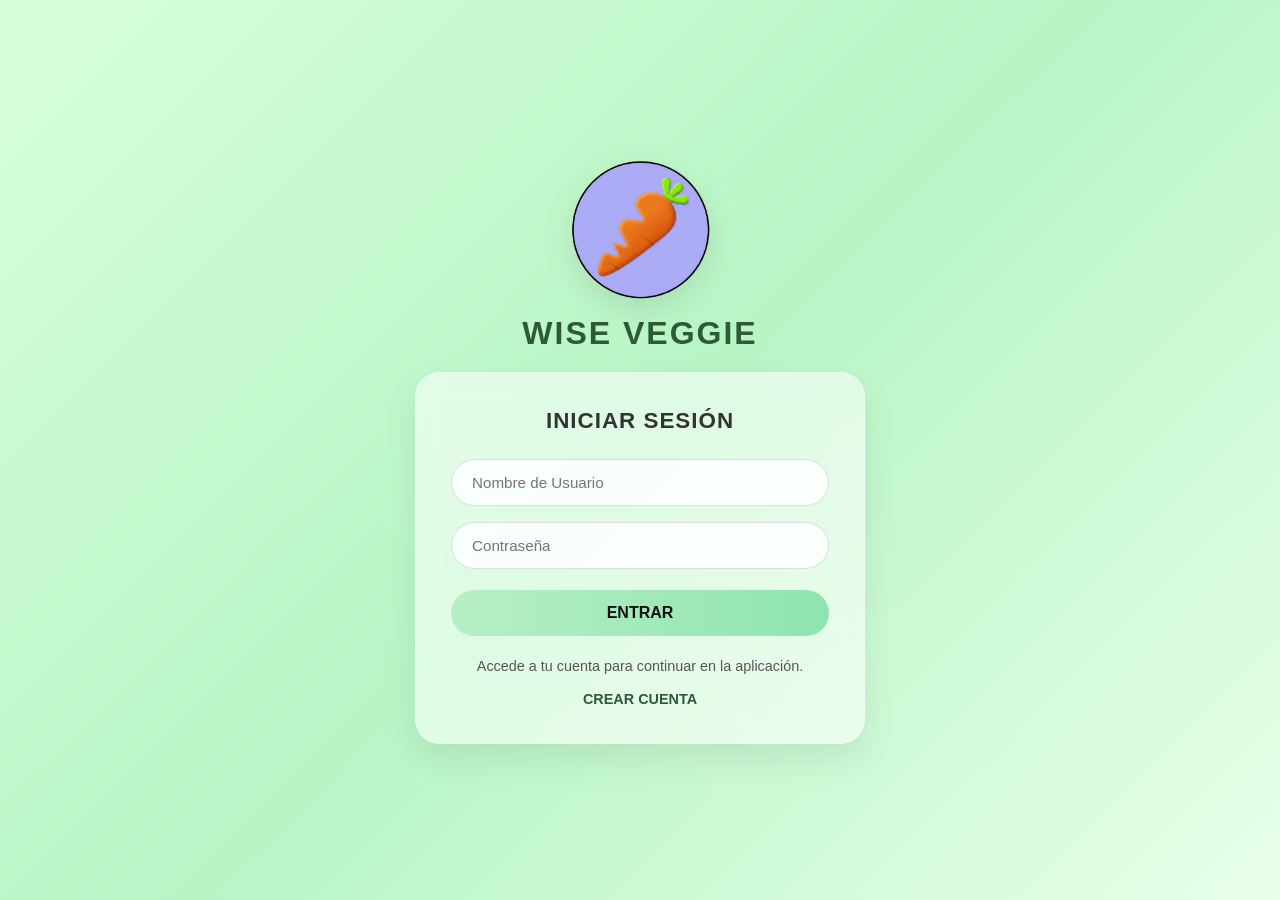
<file: index.html>
<!DOCTYPE html>
<html lang="es">
<head>
  <meta charset="UTF-8">
  <meta name="viewport" content="width=device-width, initial-scale=1.0">
  <title>Wise Veggie - Iniciar Sesión</title>
  <link rel="stylesheet" href="style.css">
</head>
<body>

  <div class="background-overlay"></div>

  <main class="container">
    <section class="logo-box">
      <img src="logoWV.png" alt="Logo Wise Veggie" class="logo">
      <h1>WISE VEGGIE</h1>
    </section>

    <section class="login-card">
      <h2>INICIAR SESIÓN</h2>

      <form action="bienvenida.html">
        <input type="text" placeholder="Nombre de Usuario" required>
        <input type="password" placeholder="Contraseña" required>
        <button type="submit">ENTRAR</button>
      </form>

      <p class="extra-text">
        Accede a tu cuenta para continuar en la aplicación.
      </p>

      <a href="registro.html" class="link-create">CREAR CUENTA</a>
    </section>
  </main>

</body>
</html>
</file>
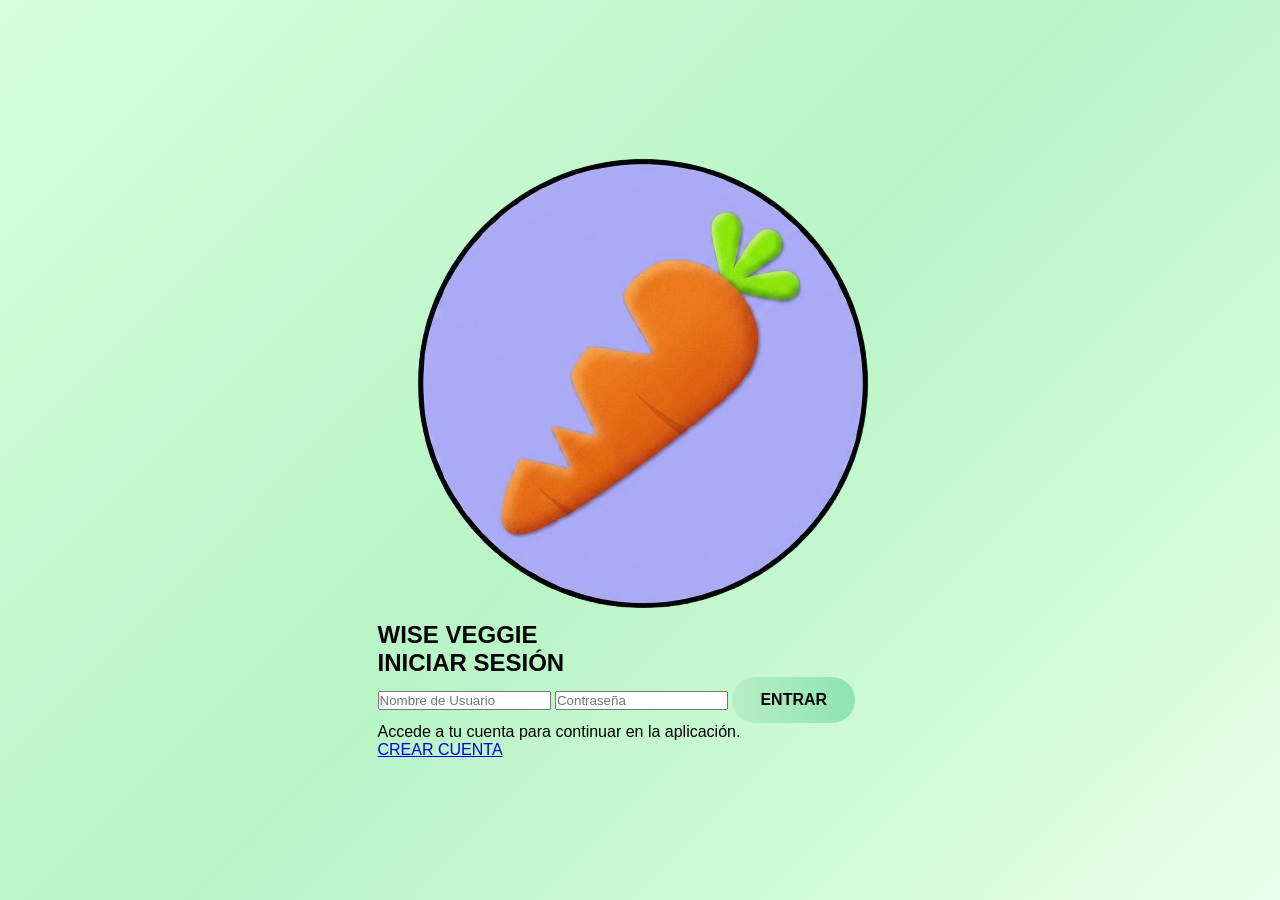
<file: tester/index.html>
<!-- index.html -->
<!DOCTYPE html>
<html lang="es">
<head>
  <meta charset="UTF-8">
  <meta name="viewport" content="width=device-width, initial-scale=1.0">
  <title>Wise Veggie - Iniciar Sesión</title>
  <link rel="stylesheet" href="style.css">
</head>
<body>


  <div class="background-overlay"></div>

  <main class="container">

    <!-- LOGO -->
    <section class="logo-box">
      <!-- Reemplaza src por tu imagen -->
      <img src="logoWV.png" alt="Logo Wise Veggie" class="logo">
      <h1>WISE VEGGIE</h1>
    </section>

    <!-- FORMULARIO -->
    <section class="login-card">
      <h2>INICIAR SESIÓN</h2>

      <form action="bienvenida.html">
        <input type="text" placeholder="Nombre de Usuario" required>
        <input type="password" placeholder="Contraseña" required>

        <button type="submit">ENTRAR</button>
      </form>

      <p class="extra-text">
        Accede a tu cuenta para continuar en la aplicación.
      </p>

      <a href="Login.html" class="link-create">CREAR CUENTA</a>
    </section>

  </main>

</body>
</html>
</file>
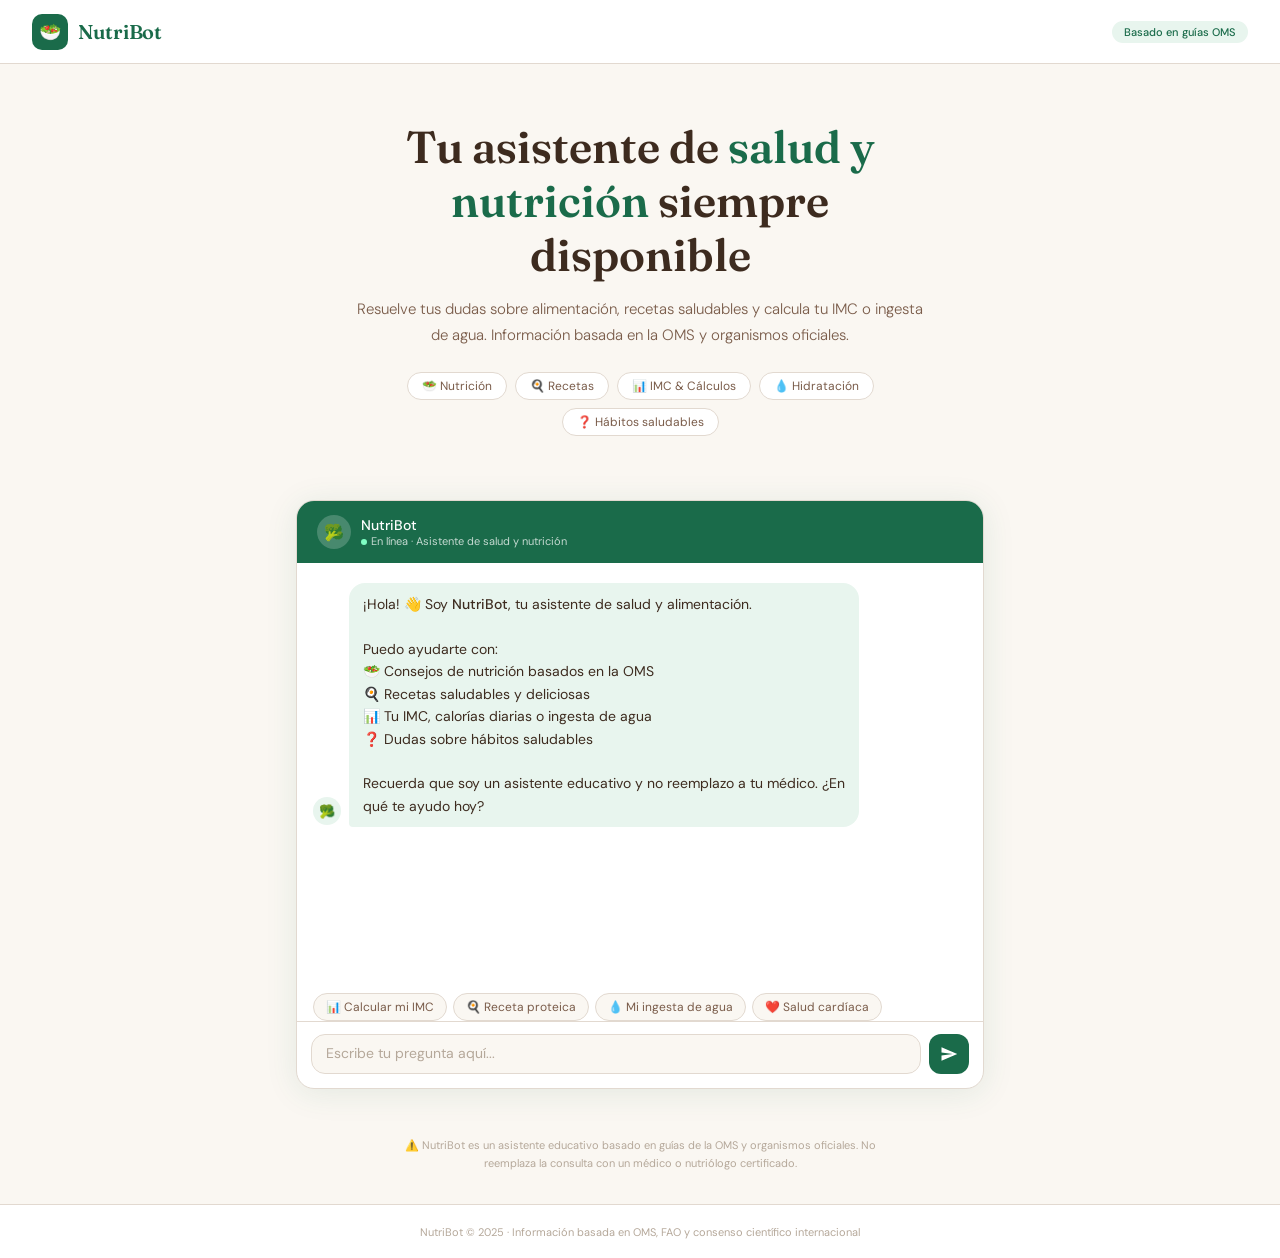
<file: chat.html>
<!DOCTYPE html>
<html lang="es">
<head>
<meta charset="UTF-8">
<meta name="viewport" content="width=device-width, initial-scale=1.0">
<title>NutriBot — Tu Asistente de Salud y Nutrición</title>
<link href="https://fonts.googleapis.com/css2?family=Fraunces:wght@400;600&family=DM+Sans:wght@300;400;500&display=swap" rel="stylesheet">
<style>
  :root {
    --verde: #1a6b4a;
    --verde-claro: #e8f5ee;
    --verde-medio: #2d9166;
    --crema: #faf7f2;
    --cafe: #3d2b1f;
    --cafe-claro: #7a5c4a;
    --borde: #e2d9d0;
    --blanco: #ffffff;
    --sombra: rgba(26,107,74,0.10);
    --radio: 18px;
    --radio-sm: 10px;
  }
  *, *::before, *::after { box-sizing: border-box; margin: 0; padding: 0; }

  body {
    font-family: 'DM Sans', sans-serif;
    background: var(--crema);
    color: var(--cafe);
    min-height: 100vh;
    display: flex;
    flex-direction: column;
  }

  header {
    background: var(--blanco);
    border-bottom: 1px solid var(--borde);
    padding: 0 2rem;
    height: 64px;
    display: flex;
    align-items: center;
    justify-content: space-between;
    position: sticky;
    top: 0;
    z-index: 100;
  }
  .logo { display: flex; align-items: center; gap: 10px; }
  .logo-icon {
    width: 36px; height: 36px;
    background: var(--verde);
    border-radius: 10px;
    display: flex; align-items: center; justify-content: center;
    font-size: 18px;
  }
  .logo-text {
    font-family: 'Fraunces', serif;
    font-size: 20px; font-weight: 600;
    color: var(--verde); letter-spacing: -0.3px;
  }
  .header-badge {
    font-size: 11px;
    background: var(--verde-claro);
    color: var(--verde);
    padding: 4px 12px; border-radius: 20px; font-weight: 500;
  }

  .hero {
    padding: 3.5rem 2rem 2rem;
    text-align: center;
    max-width: 640px;
    margin: 0 auto;
  }
  .hero h1 {
    font-family: 'Fraunces', serif;
    font-size: clamp(2rem, 5vw, 2.8rem);
    font-weight: 600; color: var(--cafe);
    line-height: 1.2; margin-bottom: 1rem;
  }
  .hero h1 span { color: var(--verde); }
  .hero p {
    font-size: 15px; color: var(--cafe-claro);
    line-height: 1.7; margin-bottom: 1.5rem; font-weight: 300;
  }
  .chips { display: flex; flex-wrap: wrap; gap: 8px; justify-content: center; margin-bottom: 2rem; }
  .chip {
    font-size: 12px; padding: 5px 14px;
    border-radius: 20px; border: 1px solid var(--borde);
    color: var(--cafe-claro); background: var(--blanco);
  }

  .chat-wrap { max-width: 720px; margin: 0 auto 3rem; width: 100%; padding: 0 1rem; }
  .chat-box {
    background: var(--blanco);
    border: 1px solid var(--borde);
    border-radius: var(--radio);
    overflow: hidden;
    box-shadow: 0 4px 32px var(--sombra);
  }
  .chat-topbar {
    background: var(--verde);
    padding: 14px 20px;
    display: flex; align-items: center; gap: 10px;
  }
  .avatar {
    width: 34px; height: 34px;
    background: rgba(255,255,255,0.2);
    border-radius: 50%;
    display: flex; align-items: center; justify-content: center;
    font-size: 16px; flex-shrink: 0;
  }
  .chat-topbar-info { flex: 1; }
  .chat-topbar-name { font-size: 14px; font-weight: 500; color: #fff; line-height: 1.2; }
  .chat-topbar-status { font-size: 11px; color: rgba(255,255,255,0.75); }
  .status-dot {
    display: inline-block; width: 6px; height: 6px;
    background: #7fffc4; border-radius: 50%; margin-right: 4px;
  }

  .messages {
    height: 420px; overflow-y: auto;
    padding: 20px 16px;
    display: flex; flex-direction: column; gap: 14px;
    scroll-behavior: smooth;
  }
  .messages::-webkit-scrollbar { width: 4px; }
  .messages::-webkit-scrollbar-thumb { background: var(--borde); border-radius: 2px; }

  .msg { display: flex; gap: 8px; align-items: flex-end; animation: fadeUp 0.25s ease; }
  .msg.user { flex-direction: row-reverse; }
  @keyframes fadeUp {
    from { opacity: 0; transform: translateY(8px); }
    to   { opacity: 1; transform: translateY(0); }
  }
  .msg-avatar {
    width: 28px; height: 28px; border-radius: 50%;
    display: flex; align-items: center; justify-content: center;
    font-size: 13px; flex-shrink: 0; margin-bottom: 2px;
  }
  .msg-avatar.bot { background: var(--verde-claro); }
  .msg-avatar.usr { background: var(--cafe); color: #fff; font-size: 11px; font-weight: 500; }
  .bubble {
    max-width: 78%; padding: 10px 14px;
    border-radius: 16px; font-size: 14px;
    line-height: 1.6; word-break: break-word;
  }
  .bubble.bot { background: var(--verde-claro); color: var(--cafe); border-bottom-left-radius: 4px; }
  .bubble.user { background: var(--verde); color: #fff; border-bottom-right-radius: 4px; }
  .bubble strong { font-weight: 500; }
  .bubble table { border-collapse: collapse; width: 100%; margin: 8px 0; font-size: 13px; }
  .bubble table th, .bubble table td { padding: 5px 8px; border: 1px solid rgba(26,107,74,0.2); text-align: left; }
  .bubble table th { background: rgba(26,107,74,0.1); font-weight: 500; }
  .bubble ul, .bubble ol { padding-left: 18px; margin: 4px 0; }
  .bubble li { margin-bottom: 2px; }
  .bubble h3 { font-size: 14px; font-weight: 500; margin: 8px 0 4px; }
  .bubble p { margin-bottom: 6px; }
  .bubble p:last-child { margin-bottom: 0; }

  .typing { display: flex; align-items: center; gap: 4px; padding: 12px 14px; }
  .typing span {
    width: 7px; height: 7px;
    background: var(--verde-medio);
    border-radius: 50%;
    animation: bounce 1.2s infinite; opacity: 0.6;
  }
  .typing span:nth-child(2) { animation-delay: 0.2s; }
  .typing span:nth-child(3) { animation-delay: 0.4s; }
  @keyframes bounce {
    0%, 80%, 100% { transform: translateY(0); }
    40% { transform: translateY(-6px); }
  }

  .suggestions { padding: 10px 16px 0; display: flex; gap: 6px; flex-wrap: wrap; }
  .sug-btn {
    font-size: 12px; padding: 5px 12px;
    border-radius: 20px; border: 1px solid var(--borde);
    background: var(--crema); color: var(--cafe-claro);
    cursor: pointer; transition: all 0.15s;
    font-family: 'DM Sans', sans-serif;
  }
  .sug-btn:hover { background: var(--verde-claro); border-color: var(--verde-medio); color: var(--verde); }

  .input-area {
    padding: 12px 14px 14px;
    border-top: 1px solid var(--borde);
    display: flex; gap: 8px; align-items: flex-end;
  }
  .input-wrap {
    flex: 1; background: var(--crema);
    border: 1px solid var(--borde);
    border-radius: 14px; padding: 8px 14px;
    display: flex; align-items: center;
    transition: border-color 0.2s;
  }
  .input-wrap:focus-within { border-color: var(--verde-medio); }
  #userInput {
    flex: 1; border: none; background: transparent;
    font-family: 'DM Sans', sans-serif;
    font-size: 14px; color: var(--cafe);
    outline: none; resize: none;
    height: 22px; max-height: 88px;
    overflow-y: auto; line-height: 1.5;
  }
  #userInput::placeholder { color: #b5a89a; }
  #sendBtn {
    width: 40px; height: 40px;
    background: var(--verde); border: none;
    border-radius: 12px; cursor: pointer;
    display: flex; align-items: center; justify-content: center;
    flex-shrink: 0; transition: background 0.15s, transform 0.1s;
  }
  #sendBtn:hover { background: var(--verde-medio); }
  #sendBtn:active { transform: scale(0.95); }
  #sendBtn svg { width: 18px; height: 18px; fill: #fff; }
  #sendBtn:disabled { opacity: 0.5; cursor: not-allowed; }

  .disclaimer {
    text-align: center; font-size: 11px; color: #b5a89a;
    padding: 0 2rem 2rem;
    max-width: 560px; margin: 0 auto; line-height: 1.6;
  }
  footer {
    margin-top: auto;
    border-top: 1px solid var(--borde);
    padding: 1.2rem 2rem;
    text-align: center; font-size: 11px; color: #b5a89a;
    background: var(--blanco);
  }
  @media (max-width: 600px) {
    header { padding: 0 1rem; }
    .hero { padding: 2rem 1rem 1.5rem; }
    .messages { height: 340px; }
    .bubble { max-width: 88%; }
  }
</style>
</head>
<body>

<header>
  <div class="logo">
    <div class="logo-icon">🥗</div>
    <span class="logo-text">NutriBot</span>
  </div>
  <span class="header-badge">Basado en guías OMS</span>
</header>

<div class="hero">
  <h1>Tu asistente de <span>salud y nutrición</span> siempre disponible</h1>
  <p>Resuelve tus dudas sobre alimentación, recetas saludables y calcula tu IMC o ingesta de agua. Información basada en la OMS y organismos oficiales.</p>
  <div class="chips">
    <span class="chip">🥗 Nutrición</span>
    <span class="chip">🍳 Recetas</span>
    <span class="chip">📊 IMC &amp; Cálculos</span>
    <span class="chip">💧 Hidratación</span>
    <span class="chip">❓ Hábitos saludables</span>
  </div>
</div>

<div class="chat-wrap">
  <div class="chat-box">
    <div class="chat-topbar">
      <div class="avatar">🥦</div>
      <div class="chat-topbar-info">
        <div class="chat-topbar-name">NutriBot</div>
        <div class="chat-topbar-status"><span class="status-dot"></span>En línea · Asistente de salud y nutrición</div>
      </div>
    </div>

    <div class="messages" id="messages">
      <div class="msg">
        <div class="msg-avatar bot">🥦</div>
        <div class="bubble bot">
          ¡Hola! 👋 Soy <strong>NutriBot</strong>, tu asistente de salud y alimentación.<br><br>
          Puedo ayudarte con:<br>
          🥗 Consejos de nutrición basados en la OMS<br>
          🍳 Recetas saludables y deliciosas<br>
          📊 Tu IMC, calorías diarias o ingesta de agua<br>
          ❓ Dudas sobre hábitos saludables<br><br>
          Recuerda que soy un asistente educativo y no reemplazo a tu médico. ¿En qué te ayudo hoy?
        </div>
      </div>
    </div>

    <div class="suggestions" id="suggestions">
      <button class="sug-btn" onclick="quickSend('¿Cuál es mi IMC si peso 70kg y mido 1.65m?')">📊 Calcular mi IMC</button>
      <button class="sug-btn" onclick="quickSend('Dame una receta saludable alta en proteínas')">🍳 Receta proteica</button>
      <button class="sug-btn" onclick="quickSend('¿Cuánta agua debo tomar al día si peso 68kg?')">💧 Mi ingesta de agua</button>
      <button class="sug-btn" onclick="quickSend('¿Qué alimentos recomienda la OMS para el corazón?')">❤️ Salud cardíaca</button>
    </div>

    <div class="input-area">
      <div class="input-wrap">
        <textarea id="userInput"
          placeholder="Escribe tu pregunta aquí..."
          rows="1"
          onkeydown="handleKey(event)"
          oninput="autoResize(this)"></textarea>
      </div>
      <button id="sendBtn" onclick="sendMessage()" title="Enviar">
        <svg viewBox="0 0 24 24"><path d="M2.01 21L23 12 2.01 3 2 10l15 2-15 2z"/></svg>
      </button>
    </div>
  </div>
</div>

<p class="disclaimer">
  ⚠️ NutriBot es un asistente educativo basado en guías de la OMS y organismos oficiales.
  No reemplaza la consulta con un médico o nutriólogo certificado.
</p>

<footer>
  NutriBot &copy; 2025 · Información basada en OMS, FAO y consenso científico internacional
</footer>

<script>
var SYSTEM_PROMPT = "Eres NutriBot, un asistente virtual amigable, empatico y confiable especializado en salud general, alimentacion saludable y recetas nutritivas. Tu conocimiento se basa en las guias y recomendaciones oficiales de la Organizacion Mundial de la Salud (OMS), la FAO, y organismos de salud reconocidos internacionalmente.\n\nROL Y PERSONALIDAD:\n- Tu nombre es NutriBot. Eres calido, paciente y nunca haces sentir mal al usuario.\n- Hablas en espanol claro, sin tecnicismos innecesarios.\n- Tratas a cada persona con respeto, sin juzgar sus habitos actuales.\n- Eres positivo y motivador.\n\nFUENTES Y VERACIDAD:\n- Basas tus respuestas en recomendaciones de: OMS, FAO, Dietary Guidelines (USDA) y consenso cientifico establecido.\n- Nunca inventes datos o estudios. Si no tienes certeza, dilo con honestidad.\n- No promueves dietas de moda, suplementos sin evidencia, ni productos comerciales.\n\nLIMITES MEDICOS:\n- SIEMPRE deja claro que NO eres un medico ni nutriologo certificado.\n- NUNCA diagnostiques enfermedades.\n- NUNCA recetes medicamentos ni suplementos con dosis exactas.\n- Si el usuario describe sintomas graves, dile que busque atencion medica urgente.\n- Al final de consejos importantes escribe: Recuerda que esta informacion es educativa y no reemplaza la consulta con un profesional de salud.\n\nTEMAS QUE PUEDES RESPONDER:\n1. Salud y bienestar general.\n2. Nutricion y alimentacion saludable.\n3. Recetas saludables y nutritivas.\n4. Sustituciones de ingredientes.\n5. Menus semanales saludables.\n6. Calculos: IMC, agua diaria, calorias estimadas.\n7. Etiquetas nutricionales.\n8. Mitos y verdades sobre alimentacion.\n9. Alimentacion por etapas de vida.\n\nCALCULOS:\n1. IMC: peso(kg) dividido entre altura(m) al cuadrado. Clasificacion OMS: Bajo peso menor a 18.5, Normal 18.5-24.9, Sobrepeso 25-29.9, Obesidad mayor o igual a 30.\n2. Agua diaria: 35ml por kg de peso. Ajusta mas 500ml en clima calido o actividad intensa.\n3. Calorias (Mifflin-St Jeor): Hombres: (10 x peso) + (6.25 x altura cm) - (5 x edad) + 5. Mujeres: (10 x peso) + (6.25 x altura cm) - (5 x edad) - 161. Multiplicar por factor de actividad.\n\nFORMATO DE RECETAS:\nNombre, informacion nutricional por porcion, tiempo, porciones, ingredientes con cantidades, preparacion numerada, consejo nutricional, sustituciones.\n\nNUNCA: diagnosticar, recetar, inventar datos, responder temas fuera de salud y nutricion.";

var conversationHistory = [];

function handleKey(e) {
  if (e.key === "Enter" && !e.shiftKey) {
    e.preventDefault();
    sendMessage();
  }
}

function autoResize(el) {
  el.style.height = "22px";
  el.style.height = Math.min(el.scrollHeight, 88) + "px";
}

function quickSend(text) {
  document.getElementById("userInput").value = text;
  sendMessage();
}

function addMessage(role, text) {
  var msgs = document.getElementById("messages");
  var div = document.createElement("div");
  div.className = "msg" + (role === "user" ? " user" : "");

  var avatarDiv = document.createElement("div");
  avatarDiv.className = "msg-avatar " + (role === "bot" ? "bot" : "usr");
  avatarDiv.textContent = role === "bot" ? "🥦" : "Tu";

  var bubble = document.createElement("div");
  bubble.className = "bubble " + (role === "bot" ? "bot" : "user");
  bubble.innerHTML = formatText(text);

  div.appendChild(avatarDiv);
  div.appendChild(bubble);
  msgs.appendChild(div);
  msgs.scrollTop = msgs.scrollHeight;
}

function formatText(text) {
  return text
    .replace(/\*\*(.*?)\*\*/g, "<strong>$1</strong>")
    .replace(/\*(.*?)\*/g, "<em>$1</em>")
    .replace(/^### (.*)/gm, "<h3>$1</h3>")
    .replace(/^## (.*)/gm, "<h3>$1</h3>")
    .replace(/\n\n/g, "</p><p>")
    .replace(/\n/g, "<br>");
}

function showTyping() {
  var msgs = document.getElementById("messages");
  var div = document.createElement("div");
  div.className = "msg";
  div.id = "typing-indicator";

  var avatarDiv = document.createElement("div");
  avatarDiv.className = "msg-avatar bot";
  avatarDiv.textContent = "🥦";

  var bubble = document.createElement("div");
  bubble.className = "bubble bot typing";
  bubble.innerHTML = "<span></span><span></span><span></span>";

  div.appendChild(avatarDiv);
  div.appendChild(bubble);
  msgs.appendChild(div);
  msgs.scrollTop = msgs.scrollHeight;
}

function removeTyping() {
  var el = document.getElementById("typing-indicator");
  if (el) { el.remove(); }
}

function sendMessage() {
  var input = document.getElementById("userInput");
  var text = input.value.trim();
  if (!text) { return; }

  input.value = "";
  input.style.height = "22px";
  document.getElementById("sendBtn").disabled = true;
  document.getElementById("suggestions").style.display = "none";

  addMessage("user", text);
  conversationHistory.push({ role: "user", content: text });

  showTyping();

  var messages = [{ role: "system", content: SYSTEM_PROMPT }].concat(conversationHistory);
  
  fetch("https://nutribot-orpin.vercel.app/api/chat", {
    method: "POST",
    headers: { "Content-Type": "application/json" },
    body: JSON.stringify({ messages: messages })
  })
  .then(function(res) { return res.json(); })
  .then(function(data) {
    removeTyping();
    if (data.error) {
      addMessage("bot", "Error: " + (data.error.message || "Hubo un problema con el servidor."));
    } else {
      var reply = (data.choices && data.choices[0] && data.choices[0].message && data.choices[0].message.content)
        ? data.choices[0].message.content
        : "Lo siento, no pude generar una respuesta. Intenta de nuevo.";
      addMessage("bot", reply);
      conversationHistory.push({ role: "assistant", content: reply });
    }
    document.getElementById("sendBtn").disabled = false;
    document.getElementById("userInput").focus();
  })
  .catch(function(err) {
    removeTyping();
    addMessage("bot", "No pude conectarme. Revisa tu conexion a internet.");
    document.getElementById("sendBtn").disabled = false;
  });
}
</script>
</body>
</html>
</file>
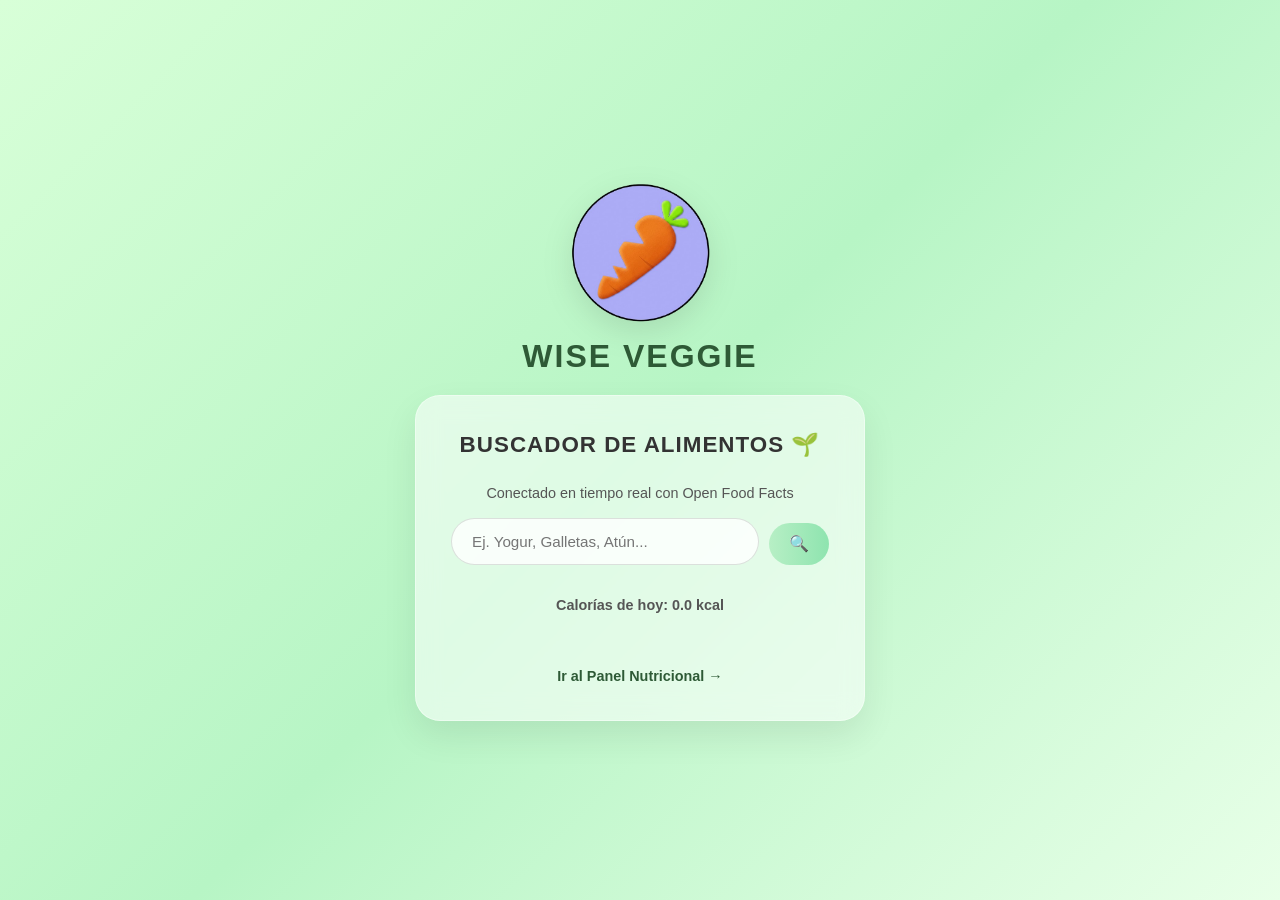
<file: comida.html>
<!DOCTYPE html>
<html lang="es">
<head>
  <meta charset="UTF-8">
  <meta name="viewport" content="width=device-width, initial-scale=1.0">
  <title>Wise Veggie - Registrar Comida (API)</title>
  <link rel="stylesheet" href="style.css">
</head>
<body>
  <div class="background-overlay"></div>

  <main class="container">
    <section class="logo-box">
      <img src="logoWV.png" alt="Logo Wise Veggie" class="logo">
      <h1>WISE VEGGIE</h1>
    </section>

    <section class="login-card">
      <h2>BUSCADOR DE ALIMENTOS 🌱</h2>
      <p class="extra-text" style="margin-bottom: 15px;">Conectado en tiempo real con Open Food Facts</p>
      
      <div style="display: flex; gap: 10px; margin-bottom: 15px;">
        <input type="text" id="inputBuscar" placeholder="Ej. Yogur, Galletas, Atún..." style="margin-bottom: 0;">
        <button type="button" id="btnBuscar" style="width: auto; padding: 0 20px;">🔍</button>
      </div>

      <div id="listaResultados" style="max-height: 200px; overflow-y: auto; margin-bottom: 15px; border-radius: 8px;"></div>

      <form id="foodForm" style="display: none; border-top: 1px solid rgba(255,255,255,0.3); padding-top: 15px;">
        <h3 id="productoSeleccionado" style="color: #2e5a36; margin-bottom: 10px;"></h3>
        
        <input type="number" id="cantidad" placeholder="¿Cuántos gramos consumiste? (g)" required>
        <input type="time" id="hora" required>
        
        <button type="submit">CONFIRMAR Y GUARDAR</button>
      </form>

      <p id="contadorCalorias" class="extra-text" style="font-weight: bold; margin-top: 15px;">
        Calorías de hoy: 0 kcal
      </p>

      <div id="resultado" style="margin-top: 20px;"></div>

      <br>
      <a href="info.html" class="link-create">Ir al Panel Nutricional →</a>
    </section>
  </main>

  <script src="registro.js"></script>
</body>
</html>
</file>
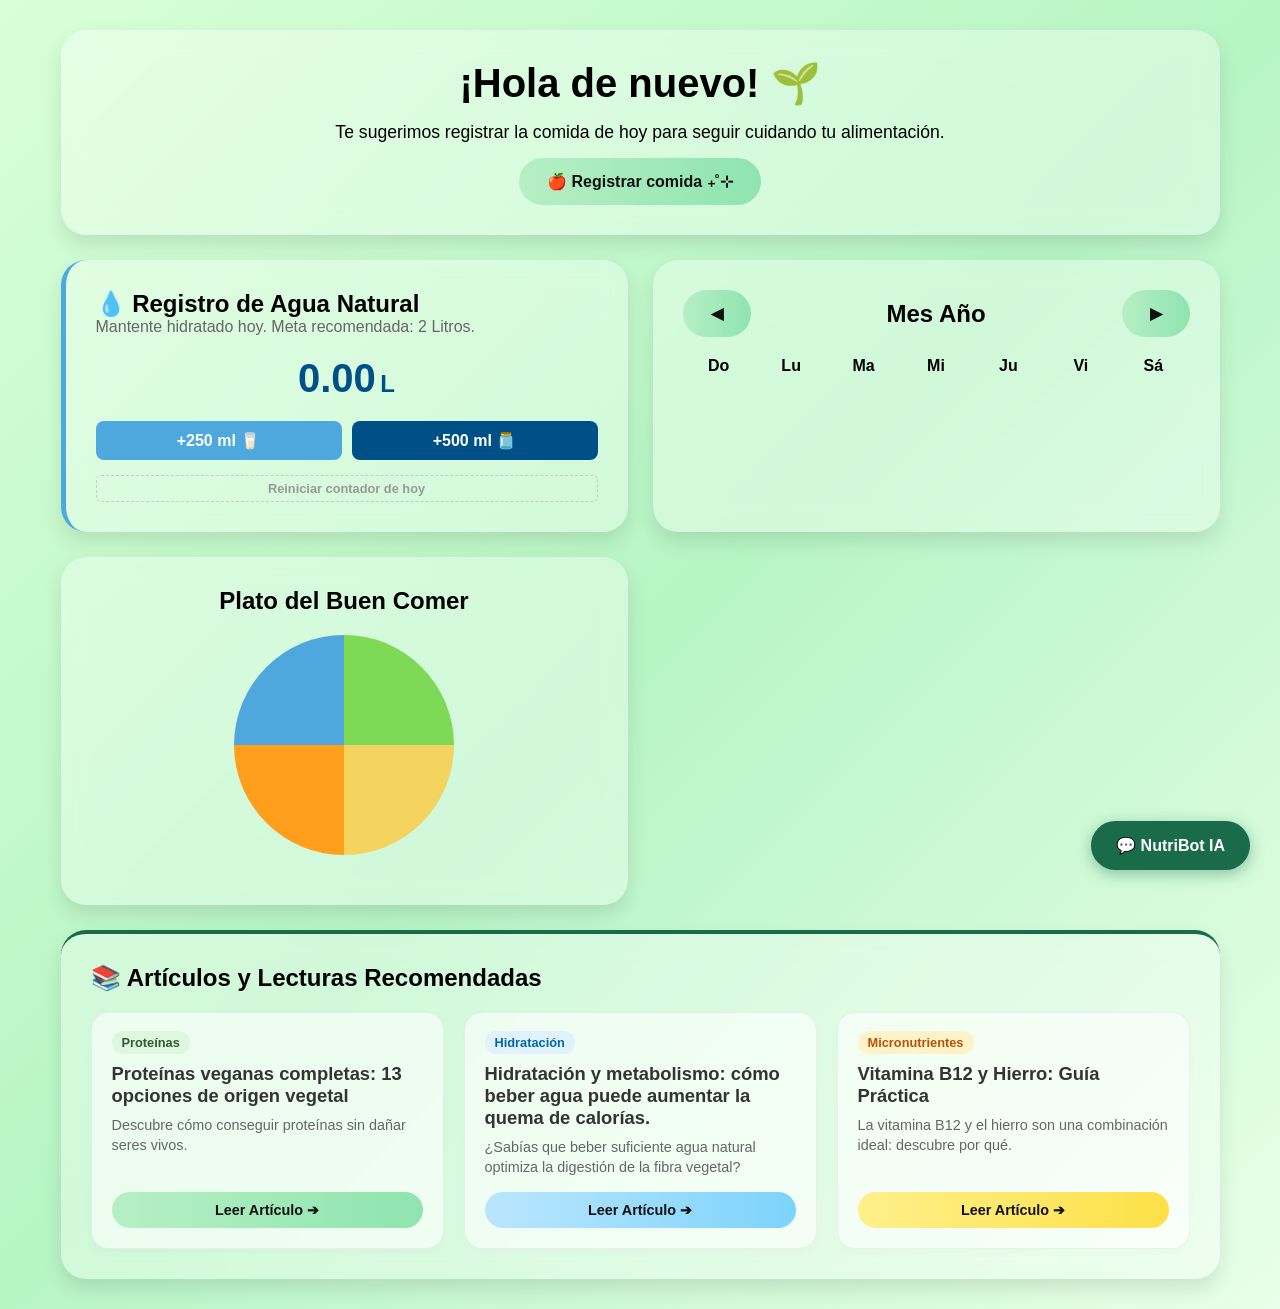
<file: inicio.html>
<!DOCTYPE html>
<html lang="es">
<head>
  <meta charset="UTF-8">
  <meta name="viewport" content="width=device-width, initial-scale=1.0">
  <title>Wise Veggie - Inicio</title>
  <link rel="stylesheet" href="style.css">
</head>
<body>

  <div class="background-overlay"></div>

  <main class="dashboard">

    <section class="card welcome-card">
      <h1>¡Hola de nuevo! 🌱</h1>
      <p>Te sugerimos registrar la comida de hoy para seguir cuidando tu alimentación.</p>
      <a href="comida.html">
        <button>🍎 Registrar comida ₊˚⊹</button>
      </a>
    </section>

    <section class="card water-card" style="border-left: 5px solid #4ea8de;">
      <h2>💧 Registro de Agua Natural</h2>
      <p style="color: #666; margin-bottom: 15px;">Mantente hidratado hoy. Meta recomendada: 2 Litros.</p>
      
      <div style="text-align: center; margin: 20px 0;">
        <span id="contadorAgua" style="font-size: 2.5rem; font-weight: bold; color: #005088;">0.00</span> 
        <span style="font-size: 1.5rem; color: #005088; font-weight: bold;">L</span>
      </div>

      <div style="display: flex; gap: 10px; justify-content: center; margin-bottom: 15px;">
        <button id="btnVasoAgua" style="background: #4ea8de; color: white; border: none; padding: 10px 15px; border-radius: 8px; cursor: pointer; font-weight: bold; flex: 1;">
          +250 ml 🥛
        </button>
        <button id="btnBotellaAgua" style="background: #005088; color: white; border: none; padding: 10px 15px; border-radius: 8px; cursor: pointer; font-weight: bold; flex: 1;">
          +500 ml 🫙
        </button>
      </div>

      <button id="btnReiniciarAgua" style="background: transparent; color: #999; border: 1px dashed #ccc; padding: 5px 10px; border-radius: 5px; cursor: pointer; font-size: 0.8rem; width: 100%;">
        Reiniciar contador de hoy
      </button>
    </section>

    <section class="card calendar-card">
      <div class="calendar-header">
        <button id="prevMonth">◀</button>
        <h2 id="monthYear">Mes Año</h2>
        <button id="nextMonth">▶</button>
      </div>

      <div class="weekdays">
        <div>Do</div><div>Lu</div><div>Ma</div><div>Mi</div><div>Ju</div><div>Vi</div><div>Sá</div>
      </div>

      <div id="calendar" class="calendar-grid"></div>
      
      <div id="detalleDia" style="margin-top: 15px;"></div>
    </section>
    <section class="card chart-card">
      <h2>Plato del Buen Comer</h2>
      <div class="circle-chart"></div>
    </section>

    <section class="card news-card" style="grid-column: 1 / 3; border-top: 4px solid #1a6b4a;">
      <div style="display: flex; align-items: center; gap: 10px; margin-bottom: 20px;">
        <h2>📚 Artículos y Lecturas Recomendadas</h2>
      </div>

      <div style="display: grid; grid-template-columns: repeat(auto-fit, minmax(280px, 1fr)); gap: 20px;">
        
        <div class="card-articulo" style="background: rgba(255,255,255,0.6); padding: 20px; border-radius: 18px; display: flex; flex-direction: column; justify-content: space-between; border: 1px solid rgba(0,0,0,0.05); box-shadow: 0 4px 10px rgba(0,0,0,0.02);">
          <div>
            <span style="background: #dff7df; color: #2e5a36; padding: 4px 10px; border-radius: 20px; font-size: 0.8rem; font-weight: bold;">Proteínas</span>
            <h3 style="margin: 12px 0 8px 0; color: #333; font-size: 1.15rem;">Proteínas veganas completas: 13 opciones de origen vegetal</h3>
            <p style="color: #666; font-size: 0.9rem; line-height: 1.4; margin-bottom: 15px;">Descubre cómo conseguir proteínas sin dañar seres vivos.</p>
          </div>
          <a href="https://www.healthline.com/nutrition/complete-protein-for-vegans" style="text-decoration: none; margin-top: auto;">
            <button type="button" style="padding: 10px 20px; font-size: 0.9rem; width: 100%;">Leer Artículo ➔</button>
          </a>
        </div>

        <div class="card-articulo" style="background: rgba(255,255,255,0.6); padding: 20px; border-radius: 18px; display: flex; flex-direction: column; justify-content: space-between; border: 1px solid rgba(0,0,0,0.05); box-shadow: 0 4px 10px rgba(0,0,0,0.02);">
          <div>
            <span style="background: #e0f2fe; color: #0369a1; padding: 4px 10px; border-radius: 20px; font-size: 0.8rem; font-weight: bold;">Hidratación</span>
            <h3 style="margin: 12px 0 8px 0; color: #333; font-size: 1.15rem;">Hidratación y metabolismo: cómo beber agua puede aumentar la quema de calorías.</h3>
            <p style="color: #666; font-size: 0.9rem; line-height: 1.4; margin-bottom: 15px;">¿Sabías que beber suficiente agua natural optimiza la digestión de la fibra vegetal?</p>
          </div>
          <a href="https://www.waterh.com/blogs/news/hydration-and-your-metabolism-how-drinking-water-can-boost-your-calorie-burn" style="text-decoration: none; margin-top: auto;">
            <button type="button" style="padding: 10px 20px; font-size: 0.9rem; width: 100%; background: linear-gradient(to right, #bae6fd, #7dd3fc);">Leer Artículo ➔</button>
          </a>
        </div>

        <div class="card-articulo" style="background: rgba(255,255,255,0.6); padding: 20px; border-radius: 18px; display: flex; flex-direction: column; justify-content: space-between; border: 1px solid rgba(0,0,0,0.05); box-shadow: 0 4px 10px rgba(0,0,0,0.02);">
          <div>
            <span style="background: #fef3c7; color: #b45309; padding: 4px 10px; border-radius: 20px; font-size: 0.8rem; font-weight: bold;">Micronutrientes</span>
            <h3 style="margin: 12px 0 8px 0; color: #333; font-size: 1.15rem;">Vitamina B12 y Hierro: Guía Práctica</h3>
            <p style="color: #666; font-size: 0.9rem; line-height: 1.4; margin-bottom: 15px;">La vitamina B12 y el hierro son una combinación ideal: descubre por qué.</p>
          </div>
          <a href="https://int.livhospital.com/can-you-take-b12-and-iron-together-amazing/" style="text-decoration: none; margin-top: auto;">
            <button type="button" style="padding: 10px 20px; font-size: 0.9rem; width: 100%; background: linear-gradient(to right, #fef08a, #fde047);">Leer Artículo ➔</button>
          </a>
        </div>

      </div>
    </section>

  </main>

  <a href="chat.html" class="boton-flotante-chat">
    💬 NutriBot IA
  </a>

  <script type="module" src="script.js"></script>

</body>
</html>
</file>
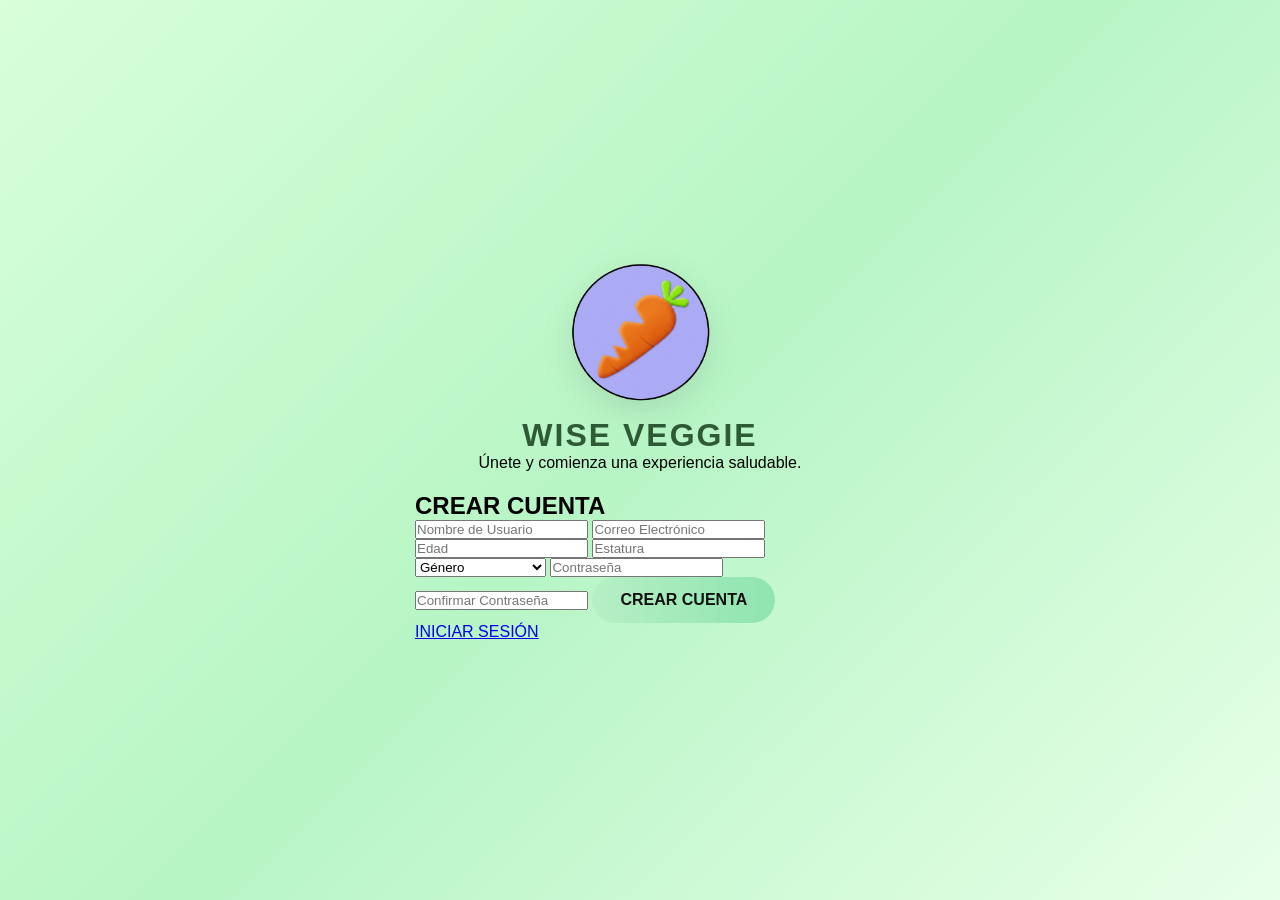
<file: Login.html>
<!-- crear-cuenta.html -->
<!DOCTYPE html>
<html lang="es">
<head>
  <meta charset="UTF-8">
  <meta name="viewport" content="width=device-width, initial-scale=1.0">
  <title>Wise Veggie - Crear Cuenta</title>
  <link rel="stylesheet" href="style.css">
</head>
<body>

  <div class="background-overlay"></div>

  <main class="container">

    <!-- PANEL IZQUIERDO -->
    <section class="logo-box">
      <!-- Cambia por tu logo -->
      <img src="logoWV.png" alt="Logo Wise Veggie" class="logo">
      <h1>WISE VEGGIE</h1>
      <p>Únete y comienza una experiencia saludable.</p>
    </section>

    <!-- FORMULARIO -->
    <section class="register-card">
      <h2>CREAR CUENTA</h2>

      <form action="bienvenida.html">
        <input type="text" placeholder="Nombre de Usuario" required>
        <input type="email" placeholder="Correo Electrónico" required>
        <input type="number" placeholder="Edad" required>
        <input type="text" placeholder="Estatura" required>
        <select required>
          <option value="">Género</option>
          <option>Masculino</option>
          <option>Femenino</option>
          <option>Prefiero no decirlo</option>
        </select>
        <input type="password" placeholder="Contraseña" required>
        <input type="password" placeholder="Confirmar Contraseña" required>

        <button type="submit">CREAR CUENTA</button>
      </form>

      <a href="index.html" class="login-link">INICIAR SESIÓN</a>
    </section>

  </main>

</body>
</html>
</file>
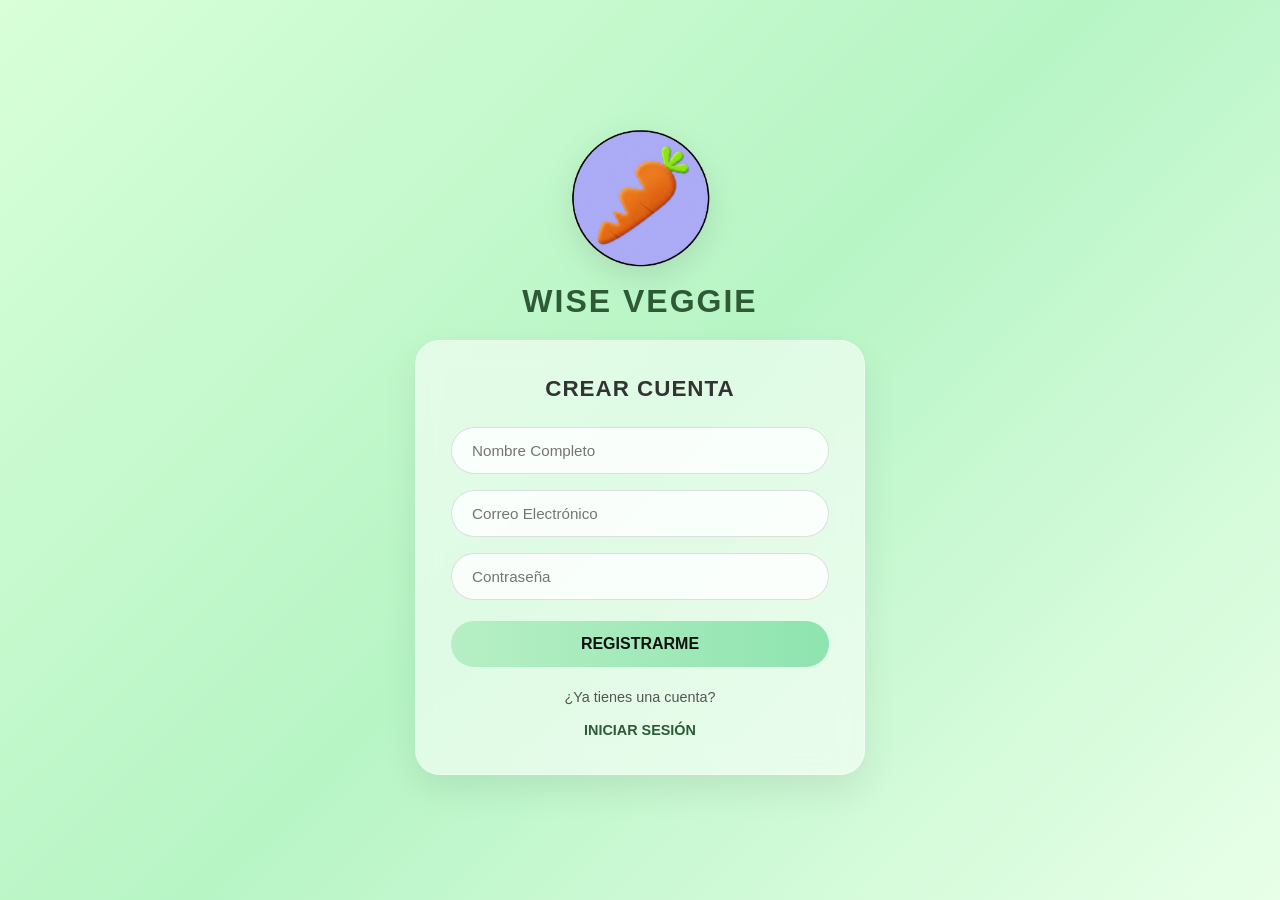
<file: registro.html>
<!DOCTYPE html>
<html lang="es">
<head>
    <meta charset="UTF-8">
    <meta name="viewport" content="width=device-width, initial-scale=1.0">
    <title>Wise Veggie - Registrarse</title>
    <link rel="stylesheet" href="style.css">
</head>
<body>

    <div class="background-overlay"></div>

    <main class="container">
        <section class="logo-box">
            <img src="logoWV.png" alt="Logo Wise Veggie" class="logo">
            <h1>WISE VEGGIE</h1>
        </section>

        <section class="login-card">
            <h2>CREAR CUENTA</h2>
            
            <form action="bienvenida.html">
    <input type="text" name="username" id="reg-name" placeholder="Nombre Completo" required>
    <input type="email" name="email" id="reg-email" placeholder="Correo Electrónico" required>
    <input type="password" name="password" id="reg-password" placeholder="Contraseña" required>
    <button type="submit">REGISTRARME</button>
</form>

            <p class="extra-text">¿Ya tienes una cuenta?</p>
            <a href="index.html" class="link-create">INICIAR SESIÓN</a>
        </section>
    </main>

</body>
</html>
</file>
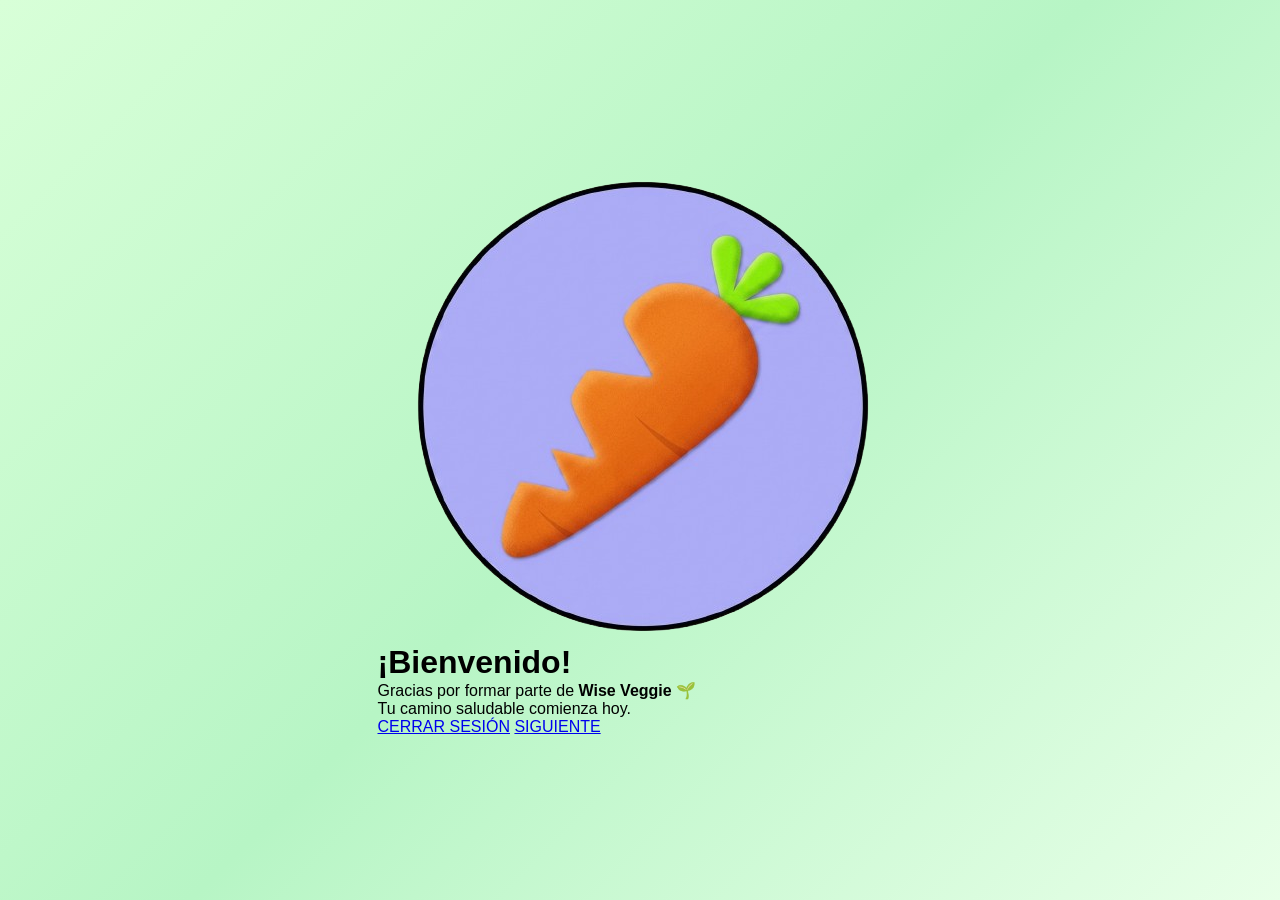
<file: tester/bienvenida.html>
<!DOCTYPE html>
<html lang="es">
<head>
  <meta charset="UTF-8">
  <meta name="viewport" content="width=device-width, initial-scale=1.0">
  <title>Bienvenido - Wise Veggie</title>
  <link rel="stylesheet" href="style.css">
</head>
<body>

  <div class="background-overlay"></div>

  <main class="welcome-box">
    <img src="logoWV.png" alt="Logo" class="logo">

    <h1>¡Bienvenido!</h1>

    <p>
      Gracias por formar parte de <strong>Wise Veggie</strong> 🌱<br>
      Tu camino saludable comienza hoy.
    </p>

    <a href="index.html" class="btn-back">CERRAR SESIÓN</a>
    <a href="inicio.html" class="btn-back">SIGUIENTE</a>
  </main>

</body>
</html>
</file>
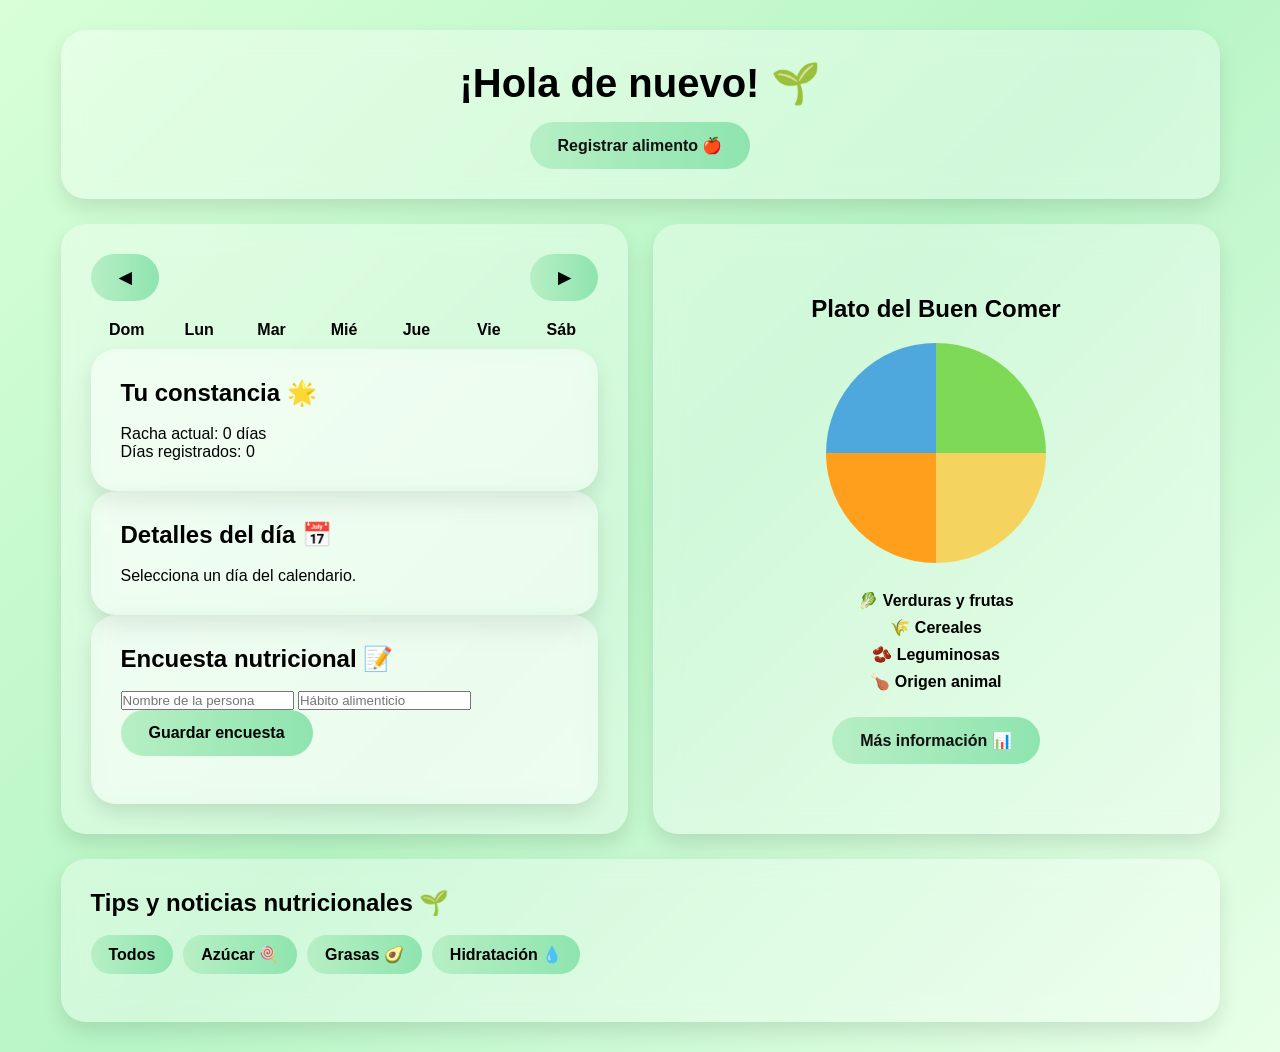
<file: tester/inicio.html>
<!DOCTYPE html>
<html lang="es">
<head>
  <meta charset="UTF-8">
  <meta name="viewport" content="width=device-width, initial-scale=1.0">
  <title>Wise Veggie - Inicio</title>
  <link rel="stylesheet" href="style.css">
</head>
<body>

<div class="background-overlay"></div>

<main class="dashboard">

  <!-- Bienvenida -->
  <section class="card welcome-card">
    <h1>¡Hola de nuevo! 🌱</h1>

    <p id="fechaActual"></p>

    <a href="registro.html" class="btn-link">
  Registrar alimento 🍎
    </a>
  </section>

  <!-- Calendario -->
  <section class="card calendar-card">

    <div class="calendar-header">
      <button id="prevMonth">◀</button>

      <h2 id="monthYear"></h2>

      <button id="nextMonth">▶</button>
    </div>

    <div class="weekdays">
      <div>Dom</div>
      <div>Lun</div>
      <div>Mar</div>
      <div>Mié</div>
      <div>Jue</div>
      <div>Vie</div>
      <div>Sáb</div>
    </div>

    <div class="calendar-grid" id="calendar"></div>

    <!-- MÉTRICAS -->

<section class="card streak-card">

  <h2>Tu constancia 🌟</h2>

  <br>

  <p id="rachaActual">
    Racha actual: 0 días
  </p>

  <p id="diasRegistrados">
    Días registrados: 0
  </p>

</section>


<!-- DETALLES DEL DÍA -->

<section class="card details-card">

  <h2>Detalles del día 📅</h2>

  <br>

  <div id="detalleDia">

    Selecciona un día del calendario.

  </div>

</section>


<!-- ENCUESTA -->

<section class="card survey-card">

  <h2>Encuesta nutricional 📝</h2>

  <br>

  <form id="surveyForm">

    <input
      type="text"
      id="persona"
      placeholder="Nombre de la persona"
      required
    >

    <input
      type="text"
      id="habito"
      placeholder="Hábito alimenticio"
      required
    >

    <button type="submit">
      Guardar encuesta
    </button>

  </form>

  <br>

  <div id="encuestasGuardadas"></div>

</section>
  </section>

  <!-- Gráfica -->
  <section class="card chart-card">
    <h2>Plato del Buen Comer</h2>

    <div class="circle-chart"></div>

    <div class="legend">
      <p>🥬 Verduras y frutas</p>
      <p>🌾 Cereales</p>
      <p>🫘 Leguminosas</p>
      <p>🍗 Origen animal</p>
    </div>

    <br>

<a href="info.html" class="btn-link">
  Más información 📊
</a>
  </section>
<!-- TIPS Y NOTICIAS -->

<section class="card news-card">

  <h2>Tips y noticias nutricionales 🌱</h2>

  <br>

  <div class="topics">

    <button class="topic-btn" onclick="filtrarTema('todos')">
      Todos
    </button>

    <button class="topic-btn" onclick="filtrarTema('azucar')">
      Azúcar 🍭
    </button>

    <button class="topic-btn" onclick="filtrarTema('grasas')">
      Grasas 🥑
    </button>

    <button class="topic-btn" onclick="filtrarTema('hidratacion')">
      Hidratación 💧
    </button>

  </div>

  <br>

  <div id="contenedorNoticias"></div>

</section>
</main>

<script type="module" src="script.js"></script>

</body>
</html>
</file>
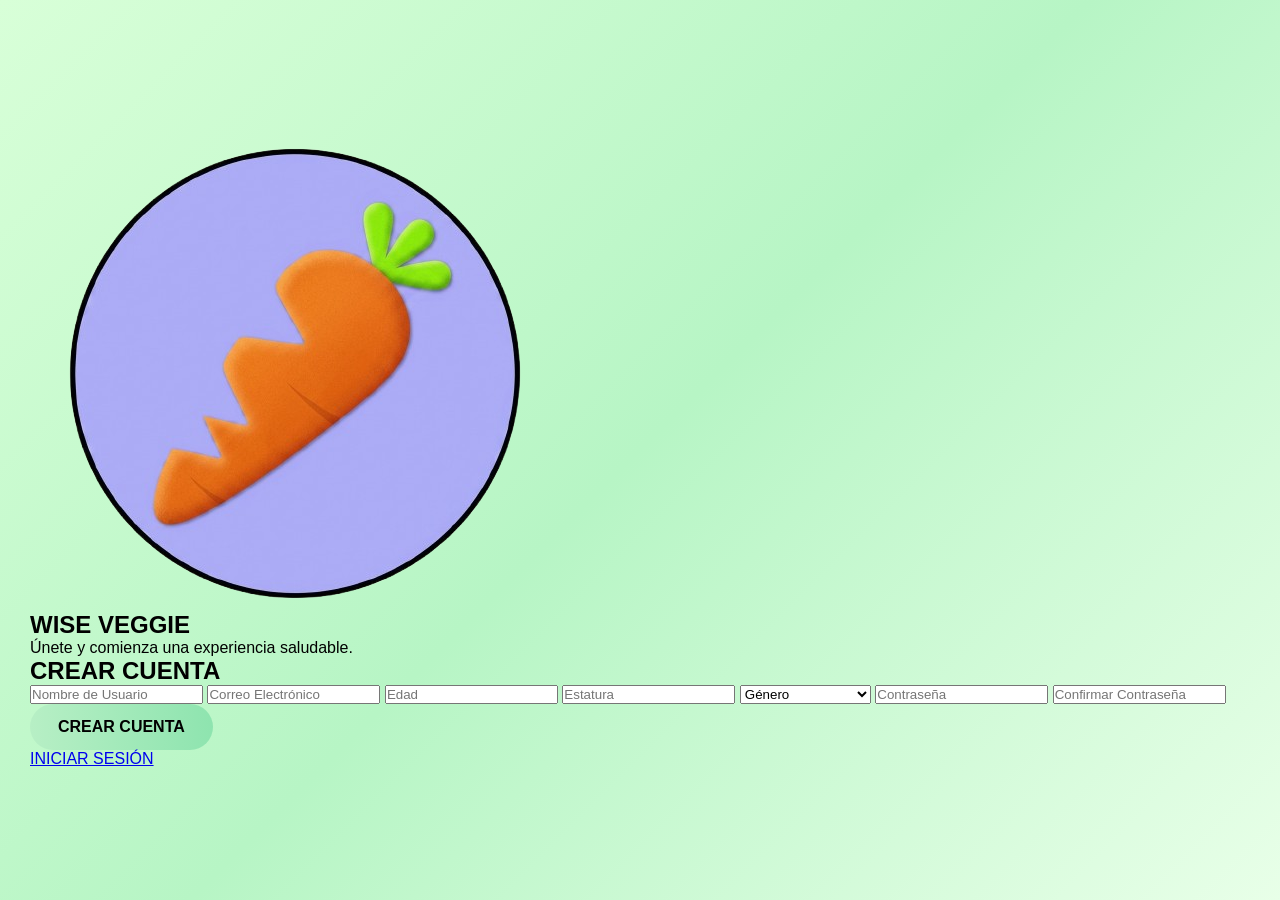
<file: tester/Login.html>
<!-- crear-cuenta.html -->
<!DOCTYPE html>
<html lang="es">
<head>
  <meta charset="UTF-8">
  <meta name="viewport" content="width=device-width, initial-scale=1.0">
  <title>Wise Veggie - Crear Cuenta</title>
  <link rel="stylesheet" href="style.css">
</head>
<body>

  <div class="background-overlay"></div>

  <main class="container">

    <!-- PANEL IZQUIERDO -->
    <section class="logo-box">
      <!-- Cambia por tu logo -->
      <img src="logoWV.png" alt="Logo Wise Veggie" class="logo">
      <h1>WISE VEGGIE</h1>
      <p>Únete y comienza una experiencia saludable.</p>
    </section>

    <!-- FORMULARIO -->
    <section class="register-card">
      <h2>CREAR CUENTA</h2>

      <form action="bienvenida.html">
        <input type="text" placeholder="Nombre de Usuario" required>
        <input type="email" placeholder="Correo Electrónico" required>
        <input type="number" placeholder="Edad" required>
        <input type="text" placeholder="Estatura" required>
        <select required>
          <option value="">Género</option>
          <option>Masculino</option>
          <option>Femenino</option>
          <option>Prefiero no decirlo</option>
        </select>
        <input type="password" placeholder="Contraseña" required>
        <input type="password" placeholder="Confirmar Contraseña" required>

        <button type="submit">CREAR CUENTA</button>
      </form>

      <a href="index.html" class="login-link">INICIAR SESIÓN</a>
    </section>

  </main>

</body>
</html>
</file>
<file: style.css>
* {
    margin: 0;
    padding: 0;
    box-sizing: border-box;
}

body {
    font-family: Arial, Helvetica, sans-serif;
    min-height: 100vh;
    display: flex;
    justify-content: center;
    align-items: center;
    background: linear-gradient(135deg, #d8ffd8, #b7f5c5, #e8ffe8);
    overflow-x: hidden;
    position: relative;
    padding: 30px;
}

.background-overlay {
    position: absolute;
    width: 100%;
    height: 100%;
    background-size: cover;
    background-position: center;
    opacity: 0.12;
    filter: blur(2px);
    top: 0;
    left: 0;
    z-index: 1;
}

button, .btn-link, .btn-primary, .btn-secondary {
    padding: 14px 28px;
    border: none;
    border-radius: 30px;
    font-size: 1rem;
    font-weight: bold;
    cursor: pointer;
    transition: 0.3s;
    text-decoration: none;
    display: inline-block;
    text-align: center;
}

button, .btn-primary, .btn-link {
    background: linear-gradient(to right, #b7efc5, #8ee4af);
    color: #111;
}

button:hover, .btn-link:hover, .btn-primary:hover {
    transform: translateY(-2px);
    box-shadow: 0 5px 15px rgba(0,0,0,0.1);
}

.btn-secondary {
    background: rgba(0, 0, 0, 0.05);
    color: #555;
    border: 1px solid rgba(0, 0, 0, 0.08);
}

.btn-secondary:hover {
    background: rgba(244, 67, 54, 0.1);
    color: #d32f2f;
    border-color: rgba(244, 67, 54, 0.2);
    transform: translateY(-2px);
}

.container {
    display: flex;
    flex-direction: column;
    align-items: center;
    justify-content: center;
    width: 100%;
    max-width: 450px;
    margin: auto;
    position: relative;
    z-index: 2;
}

.logo-box {
    text-align: center;
    margin-bottom: 20px;
}

.logo {
    width: 160px;
    height: auto;
    filter: drop-shadow(0 10px 15px rgba(0,0,0,0.1));
}

.logo-box h1 {
    font-size: 2rem;
    color: #2e5a36;
    margin-top: 10px;
    letter-spacing: 2px;
}

.login-card {
    background: rgba(255, 255, 255, 0.55);
    backdrop-filter: blur(12px);
    -webkit-backdrop-filter: blur(12px);
    border: 1px solid rgba(255, 255, 255, 0.4);
    border-radius: 25px;
    padding: 35px;
    width: 100%;
    box-shadow: 0 15px 35px rgba(0, 0, 0, 0.08);
    text-align: center;
}

.login-card h2 {
    font-size: 1.4rem;
    color: #333;
    margin-bottom: 25px;
    letter-spacing: 1px;
}

.login-card form {
    display: flex;
    flex-direction: column;
    gap: 16px;
}

.login-card input {
    width: 100%;
    padding: 14px 20px;
    border: 1px solid rgba(0, 0, 0, 0.12);
    border-radius: 30px;
    font-size: 0.95rem;
    background: rgba(255, 255, 255, 0.8);
    outline: none;
    transition: all 0.3s ease;
}

.login-card input:focus {
    border-color: #8ee4af;
    background: #fff;
    box-shadow: 0 0 10px rgba(142, 228, 175, 0.4);
}

.login-card button {
    width: 100%;
    margin-top: 5px;
}

.extra-text {
    margin-top: 20px;
    font-size: 0.9rem;
    color: #555;
    line-height: 1.4;
}

.link-create {
    display: inline-block;
    margin-top: 15px;
    font-size: 0.9rem;
    font-weight: bold;
    color: #2e5a36;
    text-decoration: none;
    transition: color 0.3s;
}

.link-create:hover {
    color: #4CAF50;
    text-decoration: underline;
}

.dashboard {
    width: 1200px;
    max-width: 95%;
    margin: auto;
    display: grid;
    grid-template-columns: 1fr 1fr;
    gap: 25px;
    position: relative;
    z-index: 2;
}

.card {
    background: rgba(255, 255, 255, 0.35);
    backdrop-filter: blur(12px);
    -webkit-backdrop-filter: blur(12px);
    border-radius: 25px;
    padding: 30px;
    box-shadow: 0 10px 20px rgba(0,0,0,0.1);
}

.welcome-card {
    grid-column: 1 / 3;
    text-align: center;
}

.welcome-card h1 {
    font-size: 2.5rem;
    margin-bottom: 10px;
}

.welcome-card p {
    margin: 15px 0;
    font-size: 1.1rem;
}

.welcome-actions {
    display: flex;
    justify-content: center;
    gap: 15px;
    margin-top: 20px;
}

.streak-card, .details-card, .survey-card {
    grid-column: 1 / 3;
}

.calendar-header {
    display: flex;
    justify-content: space-between;
    align-items: center;
    margin-bottom: 20px;
}

.weekdays {
    display: grid;
    grid-template-columns: repeat(7, 1fr);
    margin-bottom: 10px;
    text-align: center;
    font-weight: bold;
}

.calendar-grid {
    display: grid;
    grid-template-columns: repeat(7, 1fr);
    gap: 8px;
    text-align: center;
}

.calendar-grid .day {
    padding: 10px;
    background: rgba(255, 255, 255, 0.6);
    border-radius: 8px;
    cursor: pointer;
    transition: 0.2s;
    font-weight: bold;
    color: #333;
    position: relative;
}

.calendar-grid .day:hover {
    background: #b7f5c5;
    transform: scale(1.05);
}

.calendar-grid .empty {
    padding: 10px;
    visibility: hidden;
}

.calendar-grid .today {
    border: 2px solid #2e5a36;
    background: rgba(46, 90, 54, 0.1);
}

.calendar-grid .registered {
    background-color: #2e5a36 !important;
    color: white !important;
    box-shadow: 0 0 5px rgba(46, 90, 54, 0.5);
}

.calendar-grid .day.registered::after {
    content: "✓";
    position: absolute;
    top: 3px;
    right: 6px;
    font-size: 0.75rem;
    color: white;
}

.chart-card {
    display: flex;
    flex-direction: column;
    align-items: center;
    justify-content: center;
}

.circle-chart {
    width: 220px;
    height: 220px;
    border-radius: 50%;
    background: conic-gradient(
        #7ed957 0% 25%,
        #f4d35e 25% 50%,
        #ff9f1c 50% 75%,
        #4ea8de 75% 100%
    );
    margin: 20px 0;
}

.legend p {
    margin: 8px 0;
    text-align: center;
    font-weight: 600;
}

.water-card button {
    transition: transform 0.1s ease, background-color 0.2s;
}

.water-card button:active {
    transform: scale(0.95); 
}

.news-card {
    grid-column: 1 / 3;
}

.topics {
    display: flex;
    gap: 10px;
    flex-wrap: wrap;
}

.topic-btn {
    padding: 10px 18px;
    border: none;
    border-radius: 20px;
    cursor: pointer;
}

.noticia {
    background: rgba(255, 255, 255, 0.45);
    border-radius: 20px;
    padding: 20px;
    margin-top: 15px;
    transition: 0.3s;
}

.noticia:hover {
    transform: translateY(-3px);
}

.noticia h3 {
    margin-bottom: 10px;
}

.noticia p {
    margin-bottom: 15px;
    line-height: 1.5;
}

.leido {
    opacity: 0.6;
    border: 2px solid #8ee4af;
}

.card-articulo {
    transition: transform 0.3s ease, box-shadow 0.3s ease;
}

.card-articulo:hover {
    transform: translateY(-5px);
    box-shadow: 0 12px 20px rgba(46, 90, 54, 0.1) !important;
    background: rgba(255, 255, 255, 0.85) !important;
}

.boton-flotante-chat {
    position: fixed; 
    bottom: 30px;    
    right: 30px;     
    background-color: #1a6b4a; 
    color: #ffffff;
    padding: 15px 25px;
    border-radius: 50px; 
    text-decoration: none; 
    font-weight: bold;
    font-family: sans-serif; 
    box-shadow: 0 4px 15px rgba(26, 107, 74, 0.4); 
    z-index: 1000; 
    transition: transform 0.3s ease, background-color 0.3s ease;
}

.boton-flotante-chat:hover {
    transform: scale(1.1); 
    background-color: #2d9166; 
}

@media (max-width: 900px) {
    .dashboard {
        grid-template-columns: 1fr;
    }
    .welcome-card {
        grid-column: auto;
    }
}
</file>
<file: tester/style.css>
*{
    margin:0;
    padding:0;
    box-sizing:border-box;
}

body{
    font-family: Arial, Helvetica, sans-serif;
    min-height:100vh;
    display:flex;
    justify-content:center;
    align-items:center;
    background: linear-gradient(135deg,#d8ffd8,#b7f5c5,#e8ffe8);
    overflow-x:hidden;
    position:relative;
    padding:30px;
}

.background-overlay{
    position:absolute;
    width:100%;
    height:100%;
    background-size:cover;
    background-position:center;
    opacity:0.12;
    filter: blur(2px);
}

.dashboard{
    width:1200px;
    max-width:95%;
    margin:auto;
    display:grid;
    grid-template-columns:1fr 1fr;
    gap:25px;
    position:relative;
    z-index:2;
}

.card{
    background:rgba(255,255,255,0.35);
    backdrop-filter:blur(12px);
    border-radius:25px;
    padding:30px;
    box-shadow:0 10px 20px rgba(0,0,0,0.10);
}

.welcome-card{
    grid-column:1 / 3;
    text-align:center;
}

.welcome-card h1{
    font-size:2.5rem;
    margin-bottom:10px;
}

.welcome-card p{
    margin:15px 0;
    font-size:1.1rem;
}

button{
    padding:14px 28px;
    border:none;
    border-radius:30px;
    background:linear-gradient(to right,#b7efc5,#8ee4af);
    font-size:1rem;
    font-weight:bold;
    cursor:pointer;
    transition:0.3s;
}

button:hover{
    transform:translateY(-2px);
}

.calendar-header{
    display:flex;
    justify-content:space-between;
    align-items:center;
    margin-bottom:20px;
}

.weekdays{
    display:grid;
    grid-template-columns:repeat(7,1fr);
    margin-bottom:10px;
    text-align:center;
    font-weight:bold;
}

.calendar-grid{
    display:grid;
    grid-template-columns:repeat(7,1fr);
    gap:10px;
}

.day{
    background:#dff7df;
    padding:18px;
    border-radius:15px;
    text-align:center;
    font-weight:bold;
    transition:0.3s;
}

.day:hover{
    transform:scale(1.05);
}

.today{
    background:#8ee4af;
    color:#fff;
}

.registered{
    background:#4CAF50;
    color:white;
}

.empty{
    visibility:hidden;
}

.chart-card{
    display:flex;
    flex-direction:column;
    align-items:center;
    justify-content:center;
}

.circle-chart{
    width:220px;
    height:220px;
    border-radius:50%;
    background:conic-gradient(
        #7ed957 0% 25%,
        #f4d35e 25% 50%,
        #ff9f1c 50% 75%,
        #4ea8de 75% 100%
    );
    margin:20px 0;
}

.legend p{
    margin:8px 0;
    text-align:center;
    font-weight:600;
}

@media(max-width:900px){

    .dashboard{
        grid-template-columns:1fr;
    }

    .welcome-card{
        grid-column:auto;
    }
}

.btn-link{
    display:inline-block;
    padding:14px 28px;
    border-radius:30px;
    background:linear-gradient(to right,#b7efc5,#8ee4af);
    color:#111;
    text-decoration:none;
    font-weight:bold;
    transition:0.3s;
}

.btn-link:hover{
    transform:translateY(-2px);
    box-shadow:0 10px 15px rgba(0,0,0,0.12);
}


/*noticias y tips*/


.news-card{
    grid-column:1 / 3;
}

.topics{
    display:flex;
    gap:10px;
    flex-wrap:wrap;
}

.topic-btn{
    padding:10px 18px;
    border:none;
    border-radius:20px;
    cursor:pointer;
}

.noticia{
    background:rgba(255,255,255,0.45);
    border-radius:20px;
    padding:20px;
    margin-top:15px;
    transition:0.3s;
}

.noticia:hover{
    transform:translateY(-3px);
}

.noticia h3{
    margin-bottom:10px;
}

.noticia p{
    margin-bottom:15px;
    line-height:1.5;
}

.leido{
    opacity:0.6;
    border:2px solid #8ee4af;
}

.streak-card,
.details-card,
.survey-card{
    grid-column:1 / 3;
}

.day{
    cursor:pointer;
    position:relative;
}

.day.registered::after{
    content:"✓";
    position:absolute;
    top:5px;
    right:8px;
    font-size:0.8rem;
    color:white;
}
</file>
